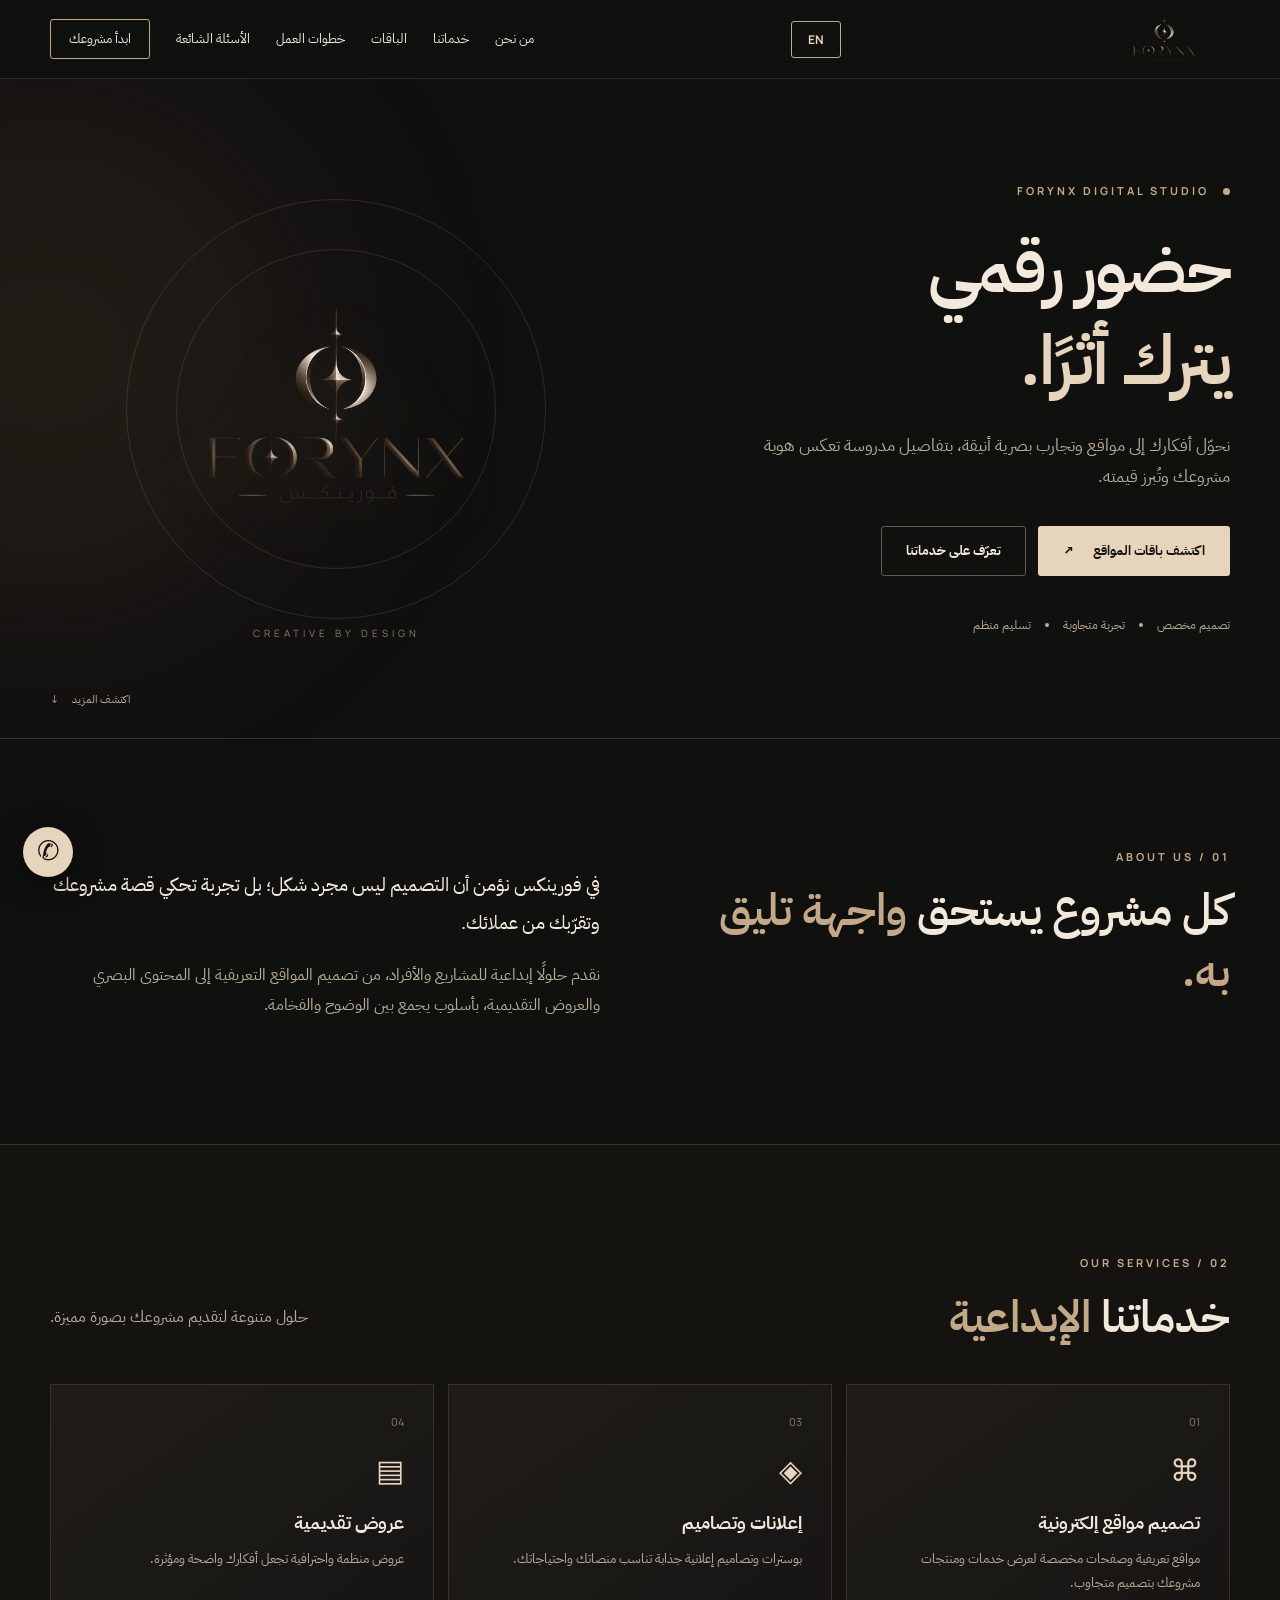
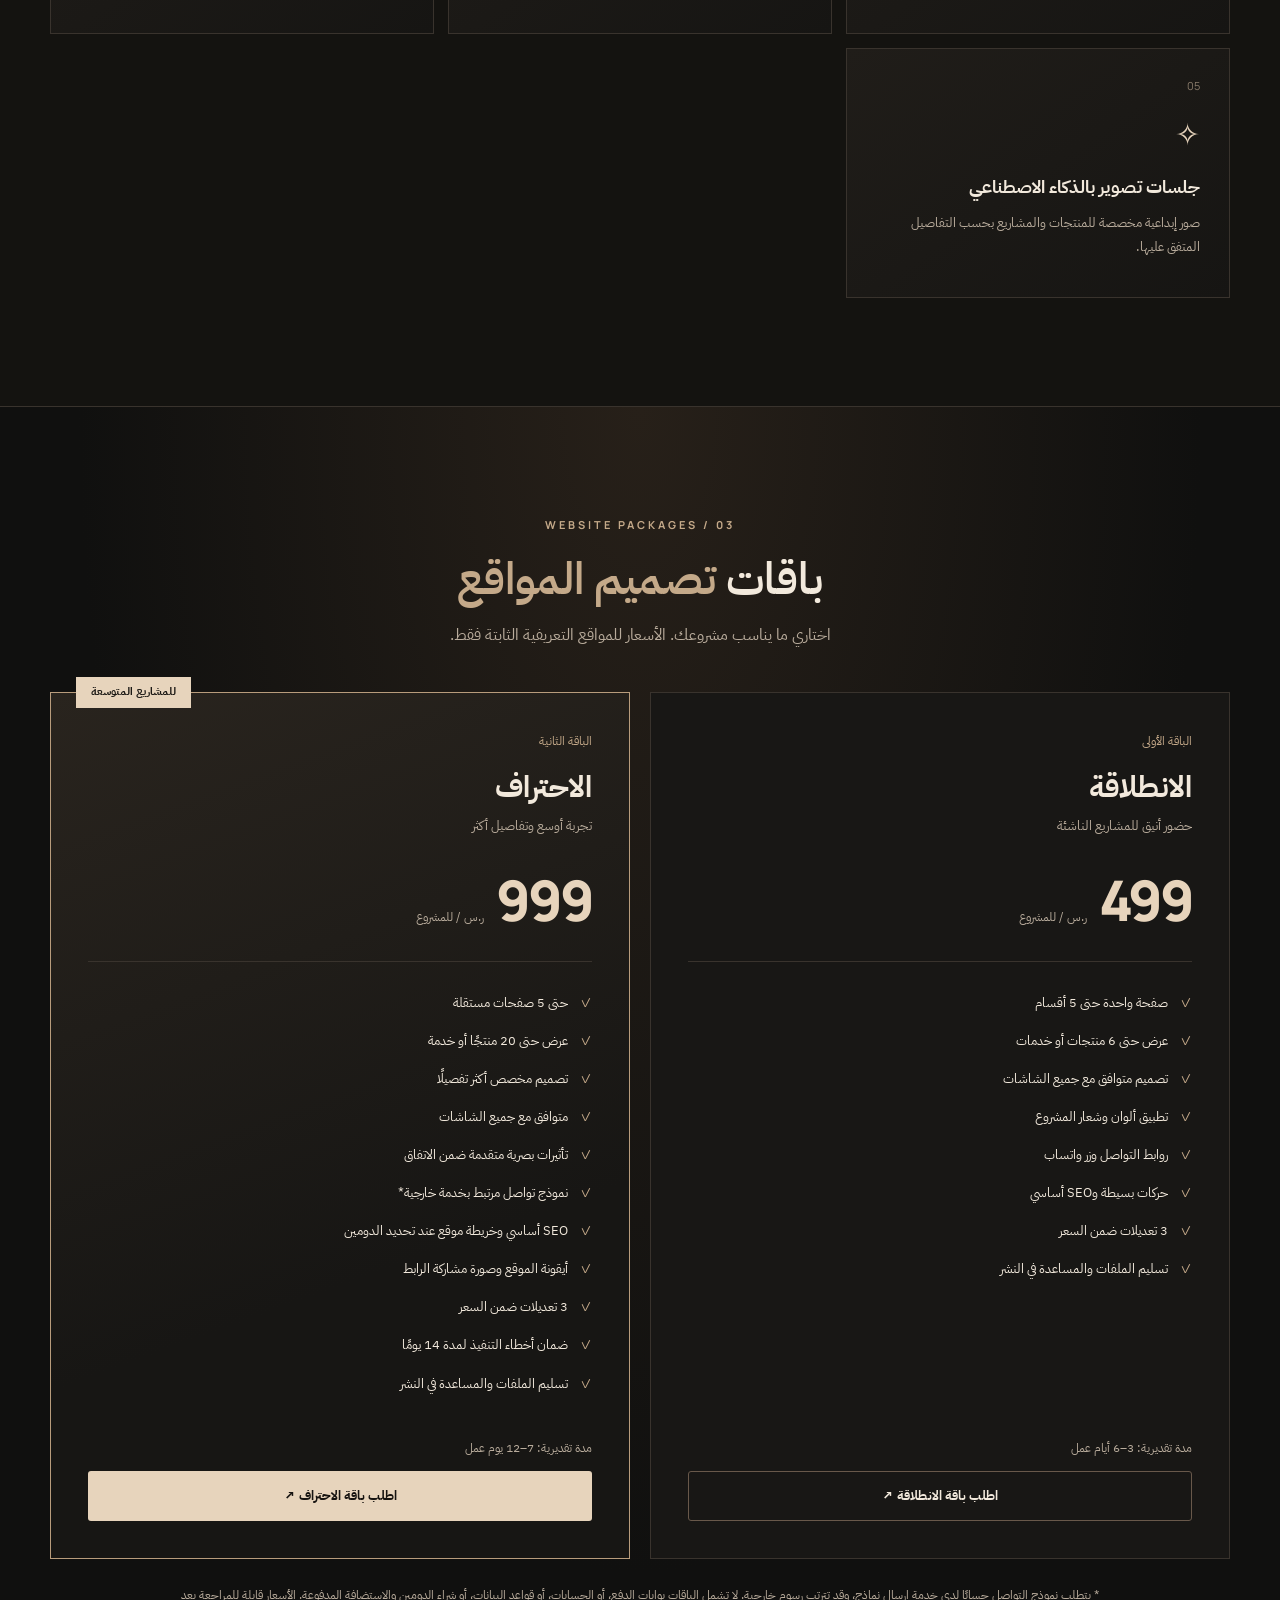
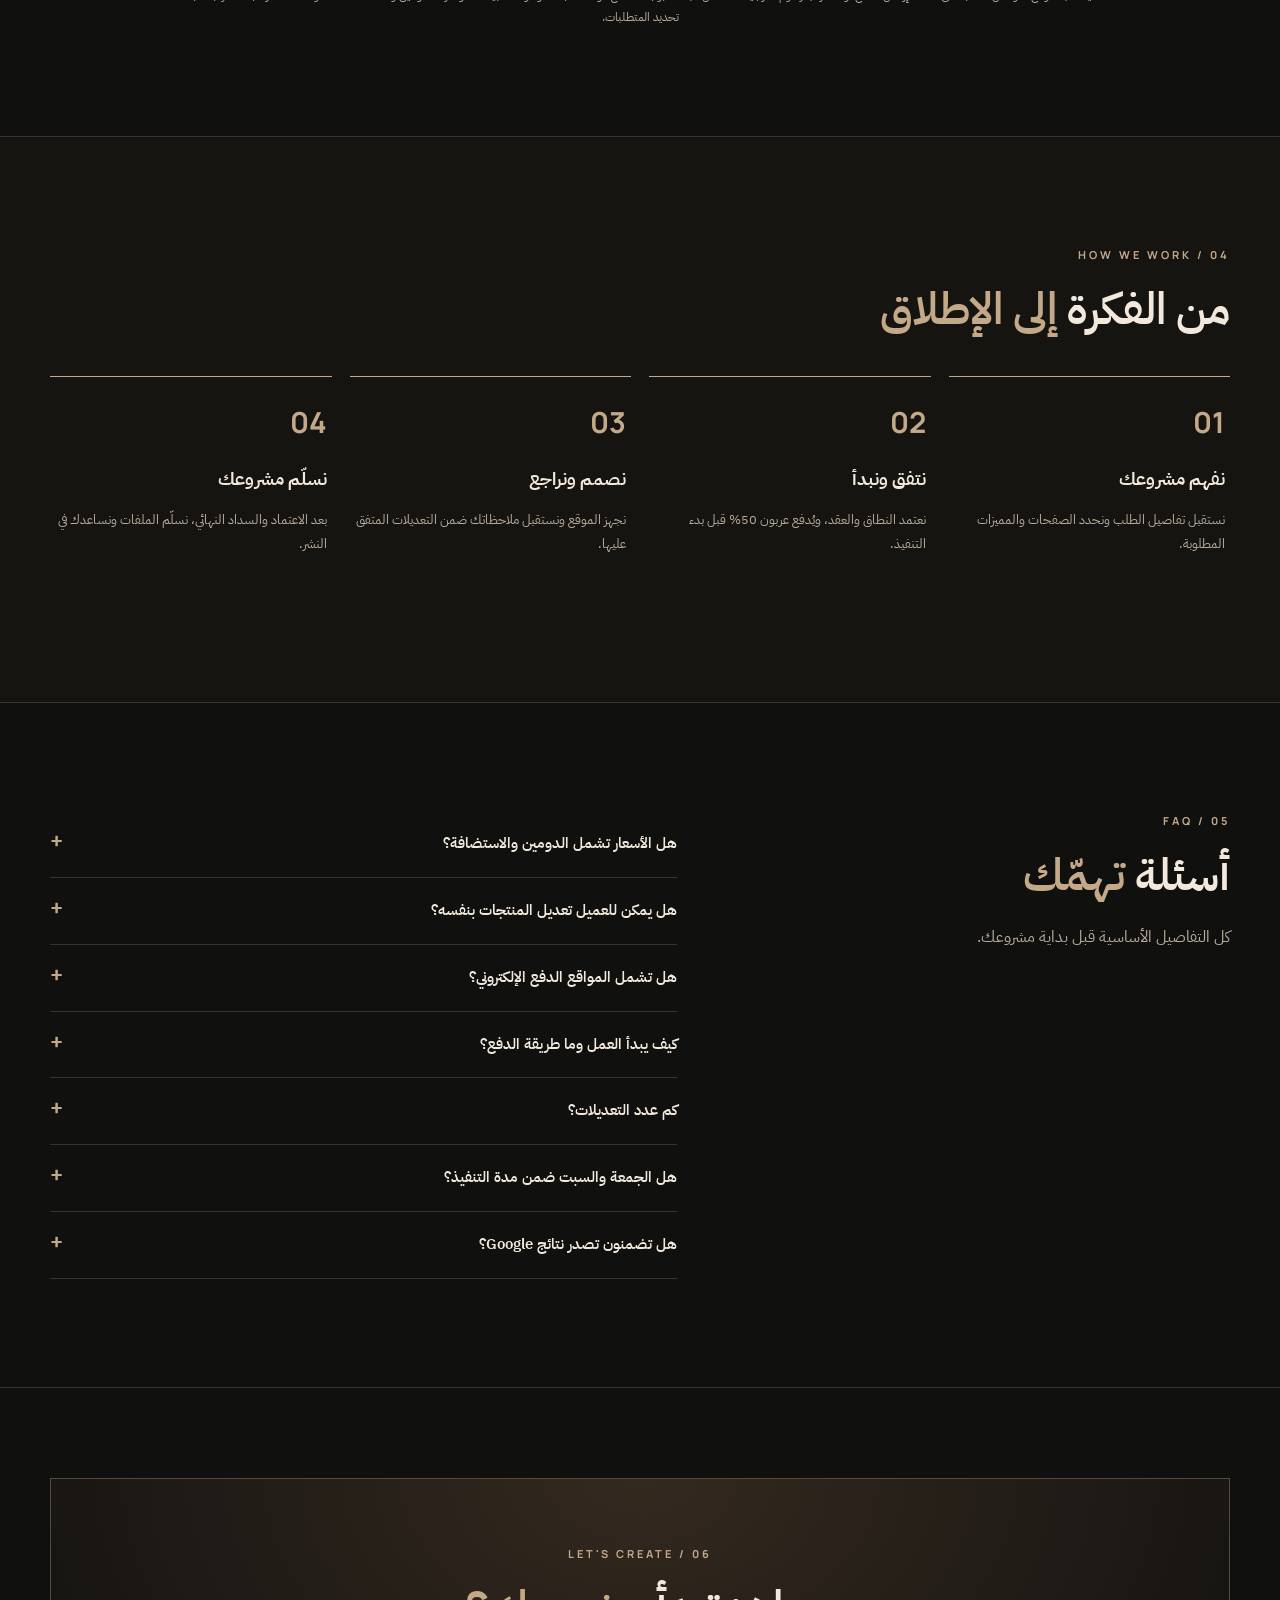
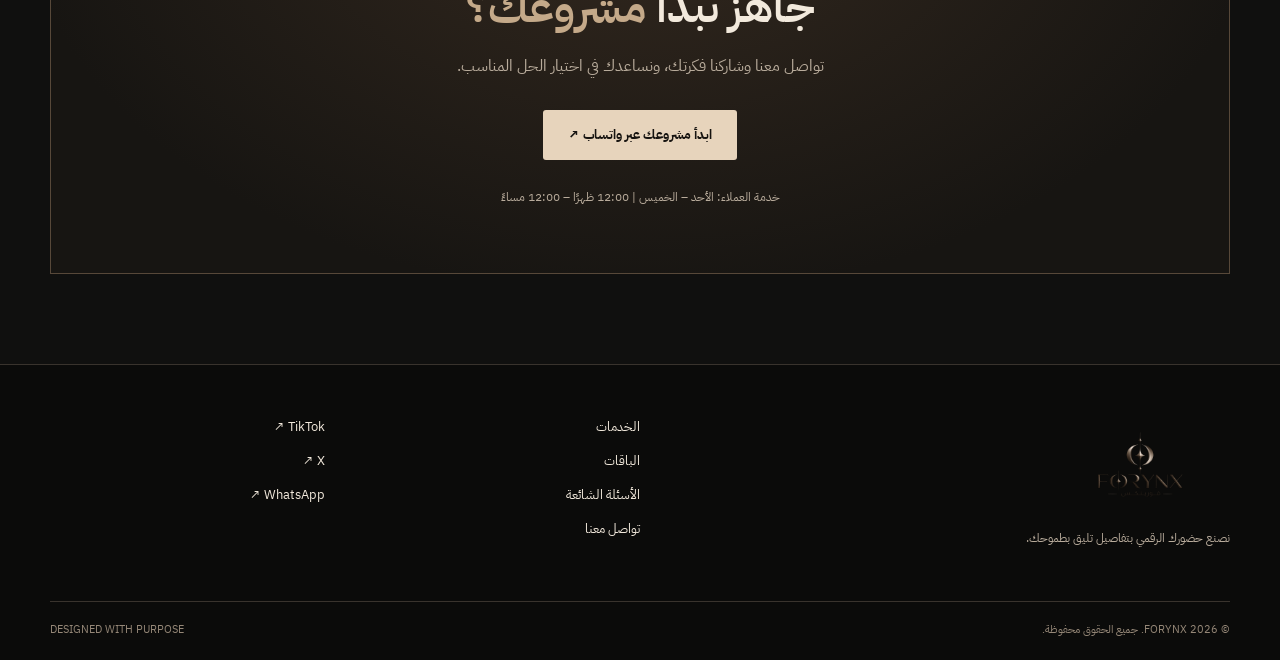
<file: index.html>
<!DOCTYPE html>

<html dir="rtl" lang="ar">
<head>
<meta charset="utf-8"/><meta content="width=device-width, initial-scale=1" name="viewport"/>
<meta content="#10100f" name="theme-color"/><meta content="FORYNX فورينكس لتصميم المواقع الإلكترونية والمتاجر والتصاميم والعروض التقديمية وجلسات التصوير بالذكاء الاصطناعي." name="description"/>
<title>FORYNX | فورينكس — نصنع حضورك الرقمي</title>
<meta content="FORYNX | فورينكس" property="og:title"/><meta content="تصميم مواقع إلكترونية وهوية رقمية تليق بمشروعك" property="og:description"/><meta content="website" property="og:type"/><meta content="assets/forynx-logo.png" property="og:image"/>
<link href="assets/favicon.png" rel="icon" type="image/png"/><link href="styles.css" rel="stylesheet"/><script defer="" src="script.js"></script>
<link href="index.html" hreflang="ar" rel="alternate"/><link href="en.html" hreflang="en" rel="alternate"/></head>
<body>
<a class="skip" href="#main">تخطي إلى المحتوى</a>
<header class="header"><div class="wrap nav"><a aria-label="فورينكس الرئيسية" class="brand" href="#home"><img alt="FORYNX" src="assets/forynx-logo.png"/></a><button aria-controls="navlinks" aria-expanded="false" aria-label="فتح القائمة" class="menu-toggle"><span></span><span></span><span></span></button><a aria-label="Switch to English" class="language-switch" href="en.html" hreflang="en" lang="en">EN</a><nav aria-label="القائمة الرئيسية" class="navlinks" id="navlinks"><a href="#about">من نحن</a><a href="#services">خدماتنا</a><a href="#packages">الباقات</a><a href="#process">خطوات العمل</a><a href="#faq">الأسئلة الشائعة</a><a class="nav-cta" href="#contact">ابدأ مشروعك</a></nav></div></header>
<main id="main">
<section class="hero" id="home"><div class="glow glow1"></div><div class="wrap hero-grid"><div class="hero-copy"><div class="eyebrow"><span class="dot"></span> FORYNX DIGITAL STUDIO</div><h1>حضور رقمي <em>يترك أثرًا.</em></h1><p>نحوّل أفكارك إلى مواقع وتجارب بصرية أنيقة، بتفاصيل مدروسة تعكس هوية مشروعك وتُبرز قيمته.</p><div class="actions"><a class="btn primary" href="#packages">اكتشف باقات المواقع <span>↗</span></a><a class="btn ghost" href="#services">تعرّف على خدماتنا</a></div><div class="hero-meta"><span>تصميم مخصص</span><i></i><span>تجربة متجاوبة</span><i></i><span>تسليم منظم</span></div></div><div class="hero-art"><div class="orbit orbit1"></div><div class="orbit orbit2"></div><img alt="شعار فورينكس" src="assets/forynx-logo.png"/><span class="art-note">CREATIVE BY DESIGN</span></div></div><div class="scroll-mark">اكتشف المزيد <span>↓</span></div></section>
<section class="section about" id="about"><div class="wrap two-col"><div><div class="kicker">01 / ABOUT US</div><h2>كل مشروع يستحق <span>واجهة تليق به.</span></h2></div><div><p class="lead">في فورينكس نؤمن أن التصميم ليس مجرد شكل؛ بل تجربة تحكي قصة مشروعك وتقرّبك من عملائك.</p><p class="muted">نقدم حلولًا إبداعية للمشاريع والأفراد، من تصميم المواقع التعريفية إلى المحتوى البصري والعروض التقديمية، بأسلوب يجمع بين الوضوح والفخامة.</p></div></div></section>
<section class="section services" id="services"><div class="wrap"><div class="section-head"><div><div class="kicker">02 / OUR SERVICES</div><h2>خدماتنا <span>الإبداعية</span></h2></div><p>حلول متنوعة لتقديم مشروعك بصورة مميزة.</p></div><div class="service-grid"><article class="service-card"><div class="num">01</div><div class="service-icon">⌘</div><h3>تصميم مواقع إلكترونية</h3><p>مواقع تعريفية وصفحات مخصصة لعرض خدمات ومنتجات مشروعك بتصميم متجاوب.</p></article><article class="service-card"><div class="num">03</div><div class="service-icon">◈</div><h3>إعلانات وتصاميم</h3><p>بوسترات وتصاميم إعلانية جذابة تناسب منصاتك واحتياجاتك.</p></article><article class="service-card"><div class="num">04</div><div class="service-icon">▤</div><h3>عروض تقديمية</h3><p>عروض منظمة واحترافية تجعل أفكارك واضحة ومؤثرة.</p></article><article class="service-card"><div class="num">05</div><div class="service-icon">✧</div><h3>جلسات تصوير بالذكاء الاصطناعي</h3><p>صور إبداعية مخصصة للمنتجات والمشاريع بحسب التفاصيل المتفق عليها.</p></article></div></div></section>
<section class="section packages" id="packages"><div class="wrap"><div class="section-head center"><div class="kicker">03 / WEBSITE PACKAGES</div><h2>باقات <span>تصميم المواقع</span></h2><p>اختاري ما يناسب مشروعك. الأسعار للمواقع التعريفية الثابتة فقط.</p></div><div class="price-grid"><article class="price-card"><div class="tier">الباقة الأولى</div><h3>الانطلاقة</h3><p class="sub">حضور أنيق للمشاريع الناشئة</p><div class="price"><b>499</b><span>ر.س / للمشروع</span></div><div class="rule"></div><ul><li>صفحة واحدة حتى 5 أقسام</li><li>عرض حتى 6 منتجات أو خدمات</li><li>تصميم متوافق مع جميع الشاشات</li><li>تطبيق ألوان وشعار المشروع</li><li>روابط التواصل وزر واتساب</li><li>حركات بسيطة وSEO أساسي</li><li>3 تعديلات ضمن السعر</li><li>تسليم الملفات والمساعدة في النشر</li></ul><p class="delivery">مدة تقديرية: 3–6 أيام عمل</p><a class="btn outline full" href="https://wa.me/966550951881?text=%D8%A3%D9%87%D9%84%D9%8B%D8%A7%20%D9%81%D9%88%D8%B1%D9%8A%D9%86%D9%83%D8%B3%D8%8C%20%D8%A3%D8%B1%D8%BA%D8%A8%20%D8%A8%D8%B7%D9%84%D8%A8%20%D8%A8%D8%A7%D9%82%D8%A9%20%D8%A7%D9%84%D8%A7%D9%86%D8%B7%D9%84%D8%A7%D9%82" rel="noopener noreferrer" target="_blank">اطلب باقة الانطلاقة ↗</a></article><article class="price-card featured"><div class="recommended">للمشاريع المتوسعة</div><div class="tier">الباقة الثانية</div><h3>الاحتراف</h3><p class="sub">تجربة أوسع وتفاصيل أكثر</p><div class="price"><b>999</b><span>ر.س / للمشروع</span></div><div class="rule"></div><ul><li>حتى 5 صفحات مستقلة</li><li>عرض حتى 20 منتجًا أو خدمة</li><li>تصميم مخصص أكثر تفصيلًا</li><li>متوافق مع جميع الشاشات</li><li>تأثيرات بصرية متقدمة ضمن الاتفاق</li><li>نموذج تواصل مرتبط بخدمة خارجية*</li><li>SEO أساسي وخريطة موقع عند تحديد الدومين</li><li>أيقونة الموقع وصورة مشاركة الرابط</li><li>3 تعديلات ضمن السعر</li><li>ضمان أخطاء التنفيذ لمدة 14 يومًا</li><li>تسليم الملفات والمساعدة في النشر</li></ul><p class="delivery">مدة تقديرية: 7–12 يوم عمل</p><a class="btn primary full" href="https://wa.me/966550951881?text=%D8%A3%D9%87%D9%84%D9%8B%D8%A7%20%D9%81%D9%88%D8%B1%D9%8A%D9%86%D9%83%D8%B3%D8%8C%20%D8%A3%D8%B1%D8%BA%D8%A8%20%D8%A8%D8%B7%D9%84%D8%A8%20%D8%A8%D8%A7%D9%82%D8%A9%20%D8%A7%D9%84%D8%A7%D8%AD%D8%AA%D8%B1%D8%A7%D9%81" rel="noopener noreferrer" target="_blank">اطلب باقة الاحتراف ↗</a></article></div><div class="package-note">* يتطلب نموذج التواصل حسابًا لدى خدمة إرسال نماذج، وقد تترتب رسوم خارجية. لا تشمل الباقات بوابات الدفع، أو الحسابات، أو قواعد البيانات، أو شراء الدومين والاستضافة المدفوعة. الأسعار قابلة للمراجعة بعد تحديد المتطلبات.</div></div></section>
<section class="section process" id="process"><div class="wrap"><div class="section-head"><div><div class="kicker">04 / HOW WE WORK</div><h2>من الفكرة <span>إلى الإطلاق</span></h2></div></div><div class="steps"><div class="step"><span>01</span><h3>نفهم مشروعك</h3><p>نستقبل تفاصيل الطلب ونحدد الصفحات والمميزات المطلوبة.</p></div><div class="step"><span>02</span><h3>نتفق ونبدأ</h3><p>نعتمد النطاق والعقد، ويُدفع عربون 50% قبل بدء التنفيذ.</p></div><div class="step"><span>03</span><h3>نصمم ونراجع</h3><p>نجهز الموقع ونستقبل ملاحظاتك ضمن التعديلات المتفق عليها.</p></div><div class="step"><span>04</span><h3>نسلّم مشروعك</h3><p>بعد الاعتماد والسداد النهائي، نسلّم الملفات ونساعدك في النشر.</p></div></div></div></section>
<section class="section faq" id="faq"><div class="wrap faq-grid"><div><div class="kicker">05 / FAQ</div><h2>أسئلة <span>تهمّك</span></h2><p class="muted">كل التفاصيل الأساسية قبل بداية مشروعك.</p></div><div class="questions"><details><summary>هل الأسعار تشمل الدومين والاستضافة؟</summary><p>لا. تشمل الباقات تجهيز ملفات الموقع والمساعدة في النشر. شراء الدومين والخدمات المدفوعة وتجديدها مسؤولية العميل.</p></details><details><summary>هل يمكن للعميل تعديل المنتجات بنفسه؟</summary><p>المواقع في هذه الباقات ثابتة؛ تحديث المنتجات أو النصوص يتطلب تعديل ملفات الموقع وإعادة نشرها. لوحة التحكم خدمة مستقلة.</p></details><details><summary>هل تشمل المواقع الدفع الإلكتروني؟</summary><p>لا. الباقات مخصصة للمواقع التعريفية وعرض المنتجات والخدمات دون سلة مشتريات أو بوابة دفع.</p></details><details><summary>كيف يبدأ العمل وما طريقة الدفع؟</summary><p>بعد التواصل وتحديد المتطلبات، يتم توقيع عقد ودفع 50% عربون، و50% عند اعتماد العمل وقبل التسليم النهائي.</p></details><details><summary>كم عدد التعديلات؟</summary><p>تشمل الباقة 3 تعديلات ضمن النطاق المتفق عليه. بعد ذلك يبدأ التعديل البسيط من 20 ريالًا، أما الميزات أو التصاميم الجديدة فتُسعّر منفصلًا.</p></details><details><summary>هل الجمعة والسبت ضمن مدة التنفيذ؟</summary><p>لا، الجمعة والسبت إجازة ولا يُحتسبان ضمن أيام العمل. تبدأ المدة بعد استلام المتطلبات والعربون.</p></details><details><summary>هل تضمنون تصدر نتائج Google؟</summary><p>لا. نهيئ أساسيات SEO لمساعدة محركات البحث على فهم الموقع، لكن لا نضمن ترتيبًا محددًا أو فهرسة فورية.</p></details></div></div></section>
<section class="section contact" id="contact"><div class="wrap contact-box"><div class="kicker">06 / LET'S CREATE</div><h2>جاهز تبدأ <span>مشروعك؟</span></h2><p>تواصل معنا وشاركنا فكرتك، ونساعدك في اختيار الحل المناسب.</p><a class="btn primary" href="https://wa.me/966550951881?text=%D8%A3%D9%87%D9%84%D9%8B%D8%A7%20FORYNX%D8%8C%20%D8%A3%D8%B1%D8%BA%D8%A8%20%D8%A8%D8%A7%D9%84%D8%A7%D8%B3%D8%AA%D9%81%D8%B3%D8%A7%D8%B1%20%D8%B9%D9%86%20%D8%AE%D8%AF%D9%85%D8%A7%D8%AA%D9%83%D9%85" rel="noopener noreferrer" target="_blank">ابدأ مشروعك عبر واتساب ↗</a><div class="contact-meta">خدمة العملاء: الأحد – الخميس | 12:00 ظهرًا – 12:00 مساءً</div></div></section>
</main>
<footer class="footer"><div class="wrap footer-top"><div><img alt="FORYNX" class="footer-logo" src="assets/forynx-logo.png"/><p>نصنع حضورك الرقمي بتفاصيل تليق بطموحك.</p></div><div class="footer-links"><a href="#services">الخدمات</a><a href="#packages">الباقات</a><a href="#faq">الأسئلة الشائعة</a><a href="#contact">تواصل معنا</a></div><div class="socials"><a href="https://www.tiktok.com/@.forynx" rel="noopener noreferrer" target="_blank">TikTok ↗</a><a href="https://x.com/_forynx?s=11" rel="noopener noreferrer" target="_blank">X ↗</a><a href="https://wa.me/qr/OZ2SXRI33L3PI1?s=r" rel="noopener noreferrer" target="_blank">WhatsApp ↗</a></div></div><div class="wrap footer-bottom"><span>© <span id="year">2026</span> FORYNX. جميع الحقوق محفوظة.</span><span>DESIGNED WITH PURPOSE</span></div></footer>
<a aria-label="تواصل عبر واتساب" class="floating-wa" href="https://wa.me/966550951881" rel="noopener noreferrer" target="_blank">✆</a>
</body></html>
</file>
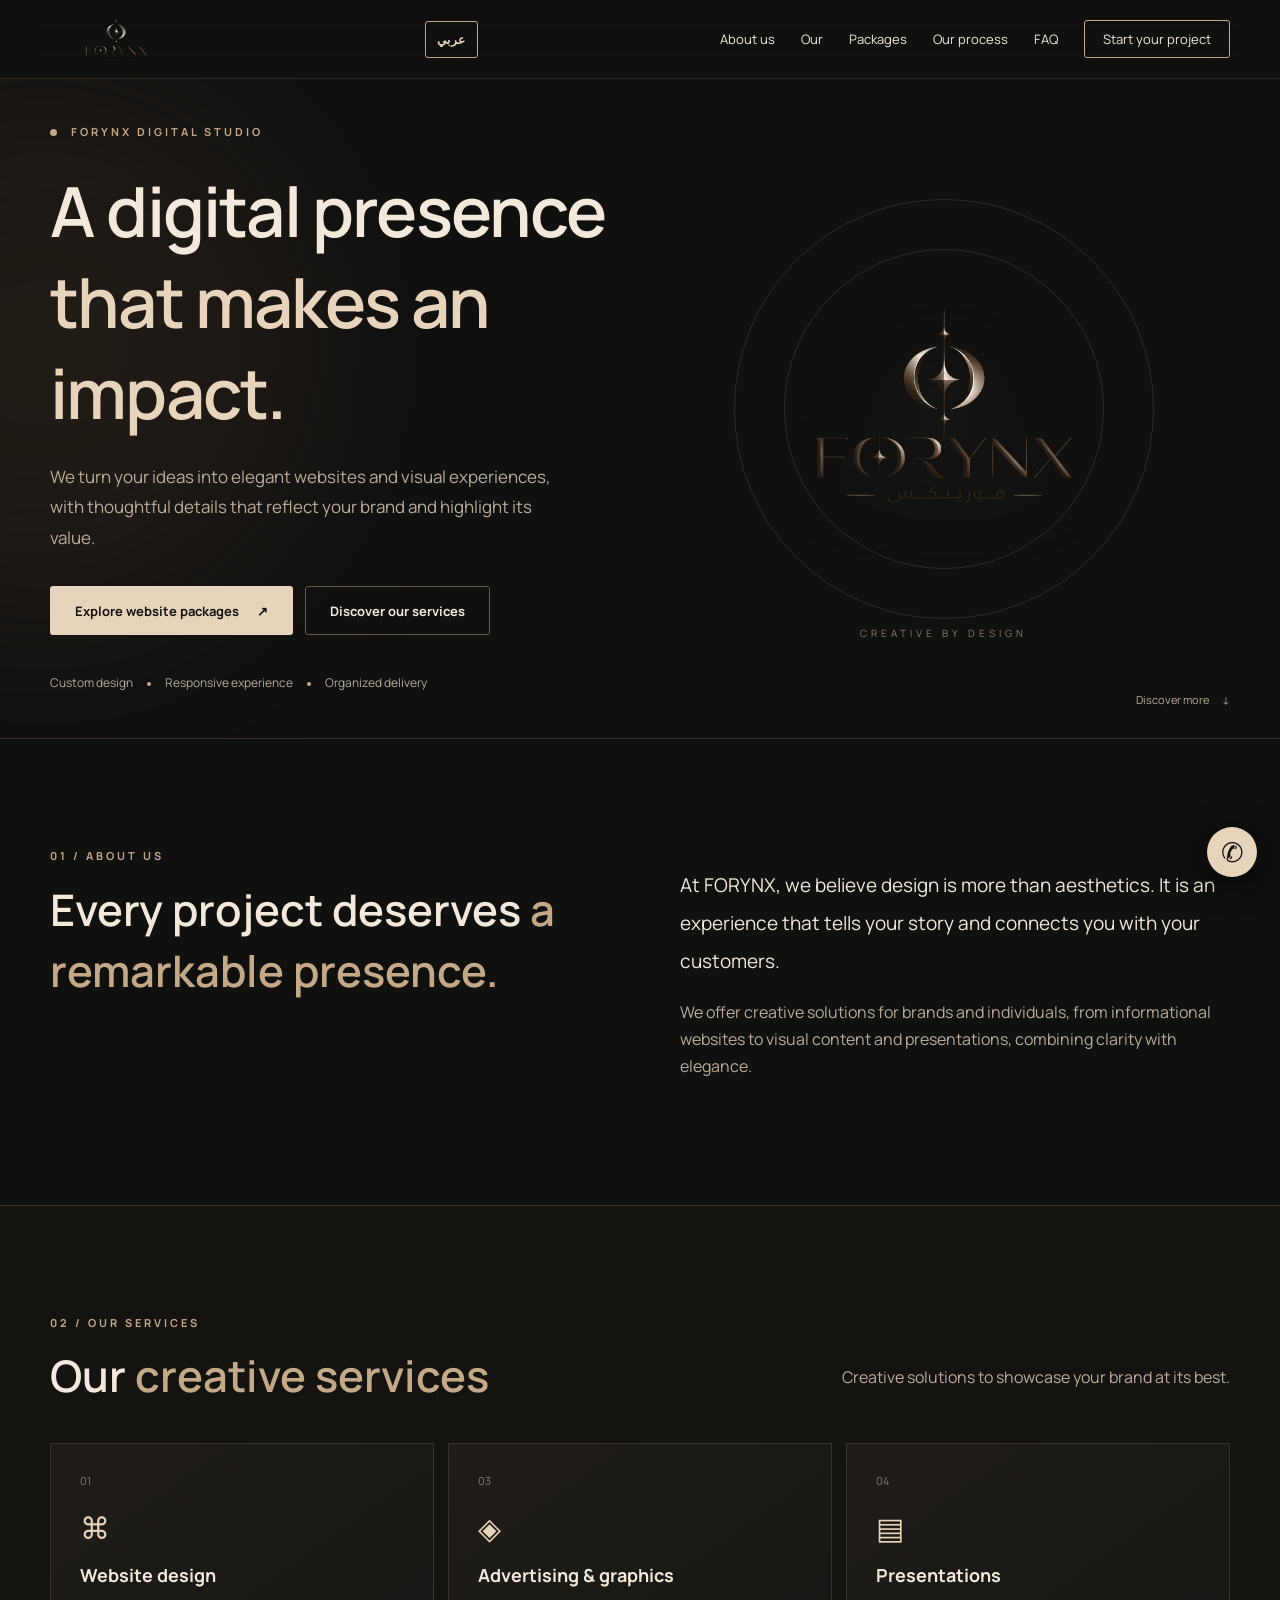
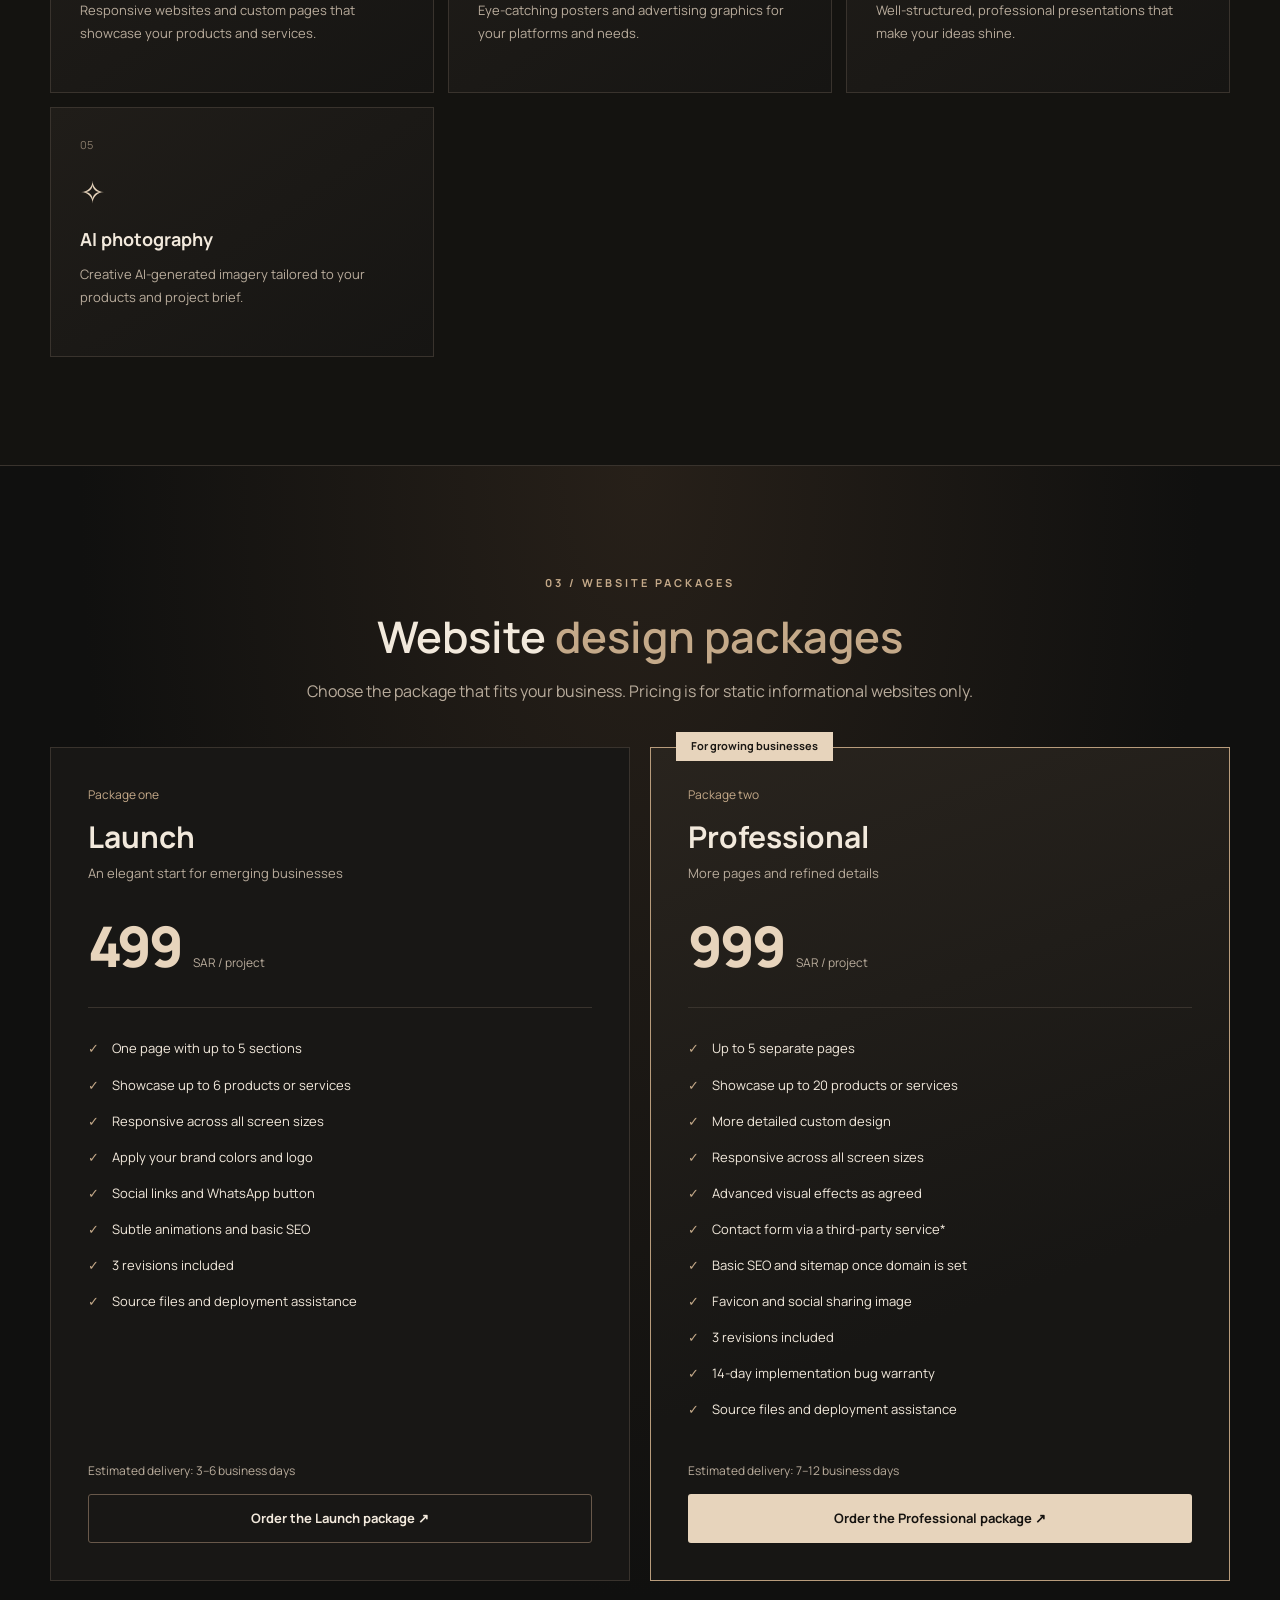
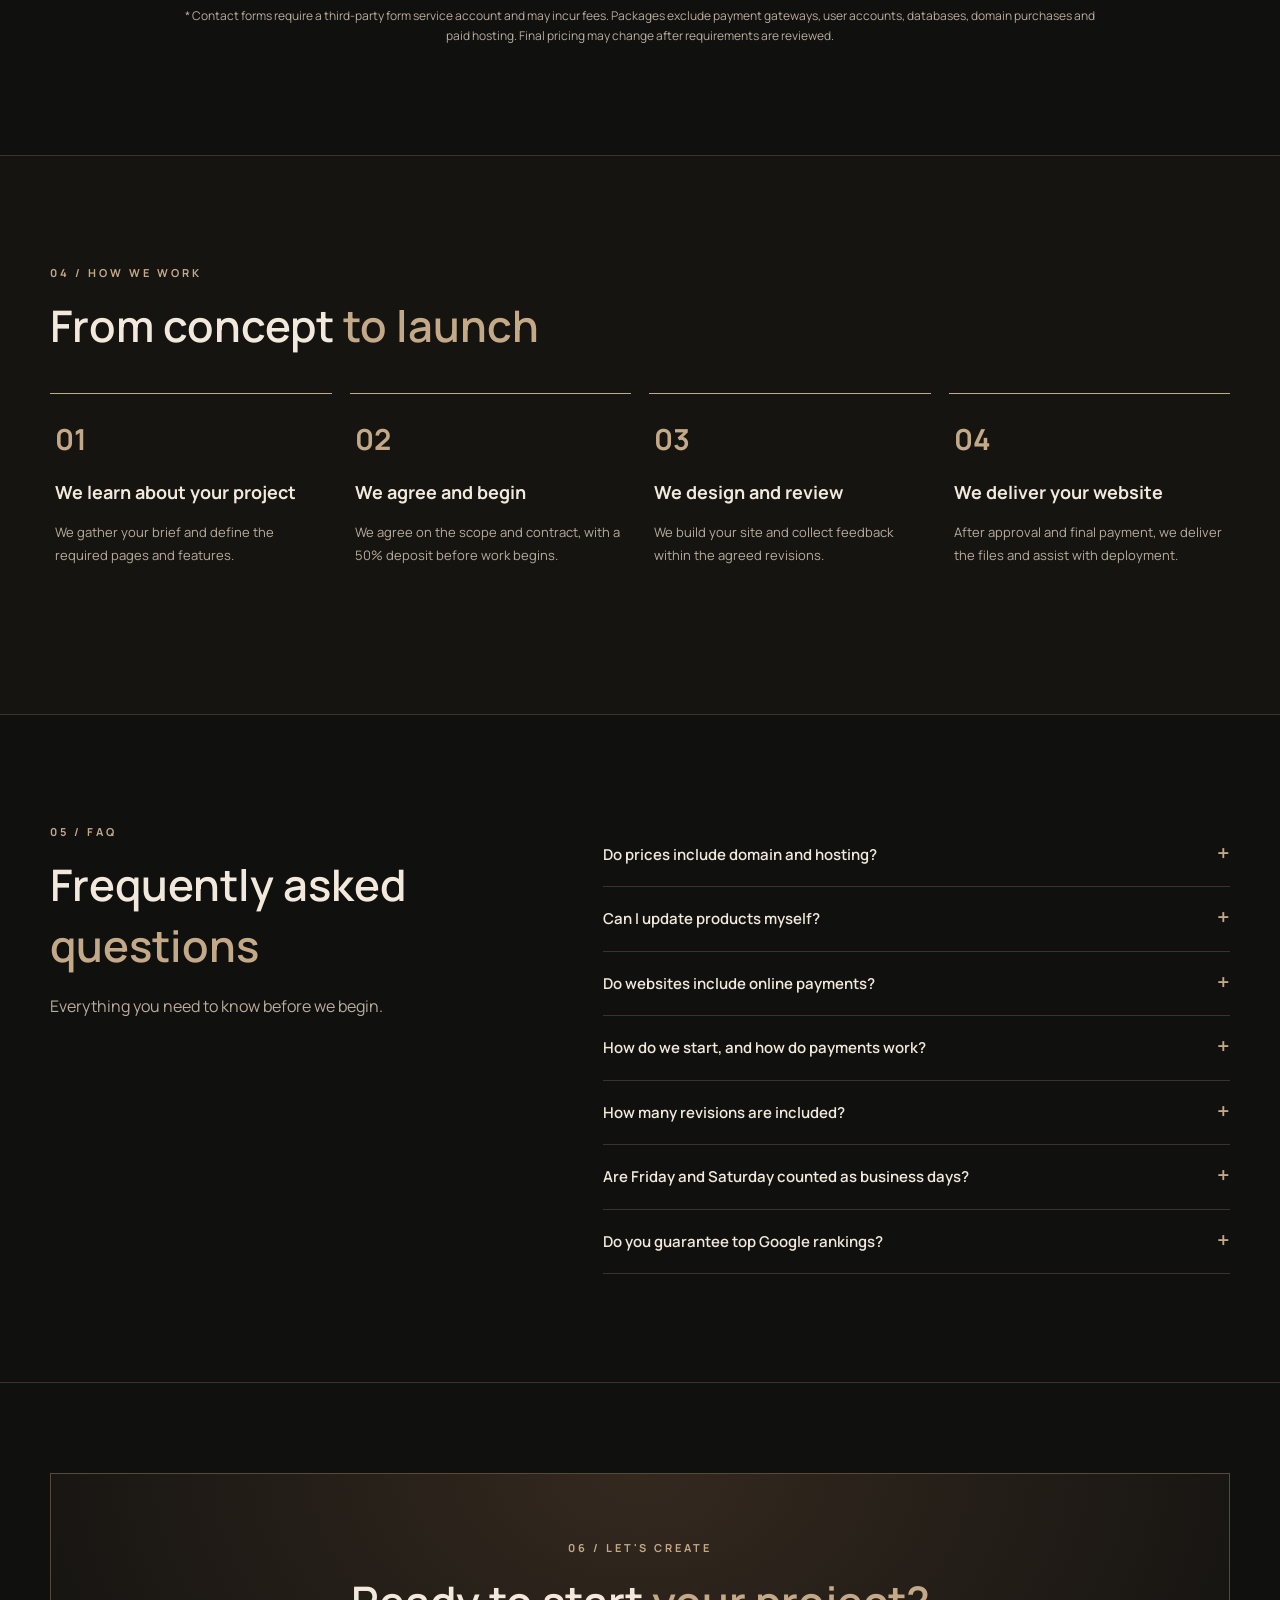
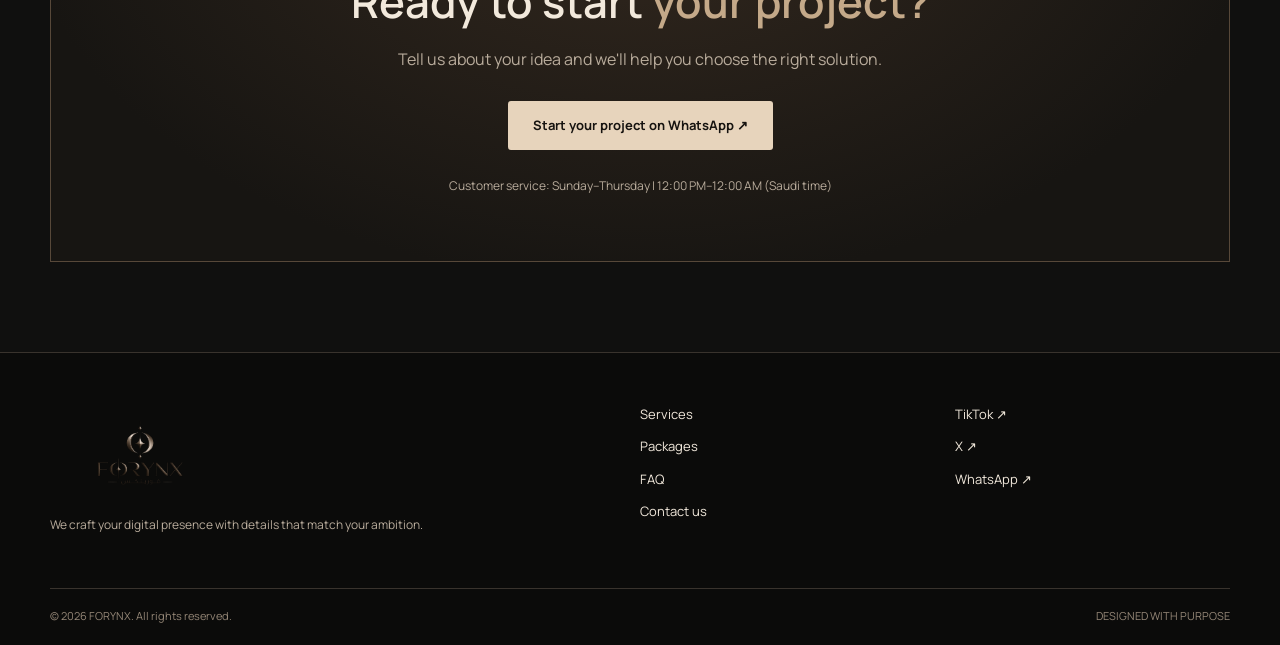
<file: en.html>
<!DOCTYPE html>

<html dir="ltr" lang="en">
<head>
<meta charset="utf-8"/><meta content="width=device-width, initial-scale=1" name="viewport"/>
<meta content="#10100f" name="theme-color"/><meta content="FORYNX is a creative digital studio offering website design, Salla store design, advertising graphics, presentations and AI photography." name="description"/>
<title>FORYNX | Digital Experiences That Make an Impact</title>
<meta content="FORYNX | فورينكس" property="og:title"/><meta content="Elegant websites and creative experiences for your brand." property="og:description"/><meta content="website" property="og:type"/><meta content="assets/forynx-logo.png" property="og:image"/>
<link href="assets/favicon.png" rel="icon" type="image/png"/><link href="styles.css" rel="stylesheet"/><script defer="" src="script.js"></script>
<link href="index.html" hreflang="ar" rel="alternate"/><link href="en.html" hreflang="en" rel="alternate"/></head>
<body>
<a class="skip" href="#main">Skip to content</a>
<header class="header"><div class="wrap nav"><a aria-label="FORYNX home" class="brand" href="#home"><img alt="FORYNX" src="assets/forynx-logo.png"/></a><button aria-controls="navlinks" aria-expanded="false" aria-label="Open menu" class="menu-toggle"><span></span><span></span><span></span></button><a aria-label="التبديل إلى العربية" class="language-switch" href="index.html" hreflang="ar" lang="ar">عربي</a><nav aria-label="Main navigation" class="navlinks" id="navlinks"><a href="#about">About us</a><a href="#services">Our</a><a href="#packages">Packages</a><a href="#process">Our process</a><a href="#faq">FAQ</a><a class="nav-cta" href="#contact">Start your project</a></nav></div></header>
<main id="main">
<section class="hero" id="home"><div class="glow glow1"></div><div class="wrap hero-grid"><div class="hero-copy"><div class="eyebrow"><span class="dot"></span> FORYNX DIGITAL STUDIO</div><h1>A digital presence <em>that makes an impact.</em></h1><p>We turn your ideas into elegant websites and visual experiences, with thoughtful details that reflect your brand and highlight its value.</p><div class="actions"><a class="btn primary" href="#packages">Explore website packages <span>↗</span></a><a class="btn ghost" href="#services">Discover our services</a></div><div class="hero-meta"><span>Custom design</span><i></i><span>Responsive experience</span><i></i><span>Organized delivery</span></div></div><div class="hero-art"><div class="orbit orbit1"></div><div class="orbit orbit2"></div><img alt="FORYNX logo" src="assets/forynx-logo.png"/><span class="art-note">CREATIVE BY DESIGN</span></div></div><div class="scroll-mark">Discover more <span>↓</span></div></section>
<section class="section about" id="about"><div class="wrap two-col"><div><div class="kicker">01 / ABOUT US</div><h2>Every project deserves <span>a remarkable presence.</span></h2></div><div><p class="lead">At FORYNX, we believe design is more than aesthetics. It is an experience that tells your story and connects you with your customers.</p><p class="muted">We offer creative solutions for brands and individuals, from informational websites to visual content and presentations, combining clarity with elegance.</p></div></div></section>
<section class="section services" id="services"><div class="wrap"><div class="section-head"><div><div class="kicker">02 / OUR SERVICES</div><h2>Our <span>creative services</span></h2></div><p>Creative solutions to showcase your brand at its best.</p></div><div class="service-grid"><article class="service-card"><div class="num">01</div><div class="service-icon">⌘</div><h3>Website design</h3><p>Responsive websites and custom pages that showcase your products and services.</p></article><article class="service-card"><div class="num">03</div><div class="service-icon">◈</div><h3>Advertising &amp; graphics</h3><p>Eye-catching posters and advertising graphics for your platforms and needs.</p></article><article class="service-card"><div class="num">04</div><div class="service-icon">▤</div><h3>Presentations</h3><p>Well-structured, professional presentations that make your ideas shine.</p></article><article class="service-card"><div class="num">05</div><div class="service-icon">✧</div><h3>AI photography</h3><p>Creative AI-generated imagery tailored to your products and project brief.</p></article></div></div></section>
<section class="section packages" id="packages"><div class="wrap"><div class="section-head center"><div class="kicker">03 / WEBSITE PACKAGES</div><h2>Website <span>design packages</span></h2><p>Choose the package that fits your business. Pricing is for static informational websites only.</p></div><div class="price-grid"><article class="price-card"><div class="tier">Package one</div><h3>Launch</h3><p class="sub">An elegant start for emerging businesses</p><div class="price"><b>499</b><span>SAR / project</span></div><div class="rule"></div><ul><li>One page with up to 5 sections</li><li>Showcase up to 6 products or services</li><li>Responsive across all screen sizes</li><li>Apply your brand colors and logo</li><li>Social links and WhatsApp button</li><li>Subtle animations and basic SEO</li><li>3 revisions included</li><li>Source files and deployment assistance</li></ul><p class="delivery">Estimated delivery: 3–6 business days</p><a class="btn outline full" href="https://wa.me/966550951881?text=Hello%20FORYNX%2C%20I%20would%20like%20to%20inquire%20about%20your%20services." rel="noopener noreferrer" target="_blank">Order the Launch package ↗</a></article><article class="price-card featured"><div class="recommended">For growing businesses</div><div class="tier">Package two</div><h3>Professional</h3><p class="sub">More pages and refined details</p><div class="price"><b>999</b><span>SAR / project</span></div><div class="rule"></div><ul><li>Up to 5 separate pages</li><li>Showcase up to 20 products or services</li><li>More detailed custom design</li><li>Responsive across all screen sizes</li><li>Advanced visual effects as agreed</li><li>Contact form via a third-party service*</li><li>Basic SEO and sitemap once domain is set</li><li>Favicon and social sharing image</li><li>3 revisions included</li><li>14-day implementation bug warranty</li><li>Source files and deployment assistance</li></ul><p class="delivery">Estimated delivery: 7–12 business days</p><a class="btn primary full" href="https://wa.me/966550951881?text=Hello%20FORYNX%2C%20I%20would%20like%20to%20inquire%20about%20your%20services." rel="noopener noreferrer" target="_blank">Order the Professional package ↗</a></article></div><div class="package-note">* Contact forms require a third-party form service account and may incur fees. Packages exclude payment gateways, user accounts, databases, domain purchases and paid hosting. Final pricing may change after requirements are reviewed.</div></div></section>
<section class="section process" id="process"><div class="wrap"><div class="section-head"><div><div class="kicker">04 / HOW WE WORK</div><h2>From concept <span>to launch</span></h2></div></div><div class="steps"><div class="step"><span>01</span><h3>We learn about your project</h3><p>We gather your brief and define the required pages and features.</p></div><div class="step"><span>02</span><h3>We agree and begin</h3><p>We agree on the scope and contract, with a 50% deposit before work begins.</p></div><div class="step"><span>03</span><h3>We design and review</h3><p>We build your site and collect feedback within the agreed revisions.</p></div><div class="step"><span>04</span><h3>We deliver your website</h3><p>After approval and final payment, we deliver the files and assist with deployment.</p></div></div></div></section>
<section class="section faq" id="faq"><div class="wrap faq-grid"><div><div class="kicker">05 / FAQ</div><h2>Frequently asked <span>questions</span></h2><p class="muted">Everything you need to know before we begin.</p></div><div class="questions"><details><summary>Do prices include domain and hosting?</summary><p>No. Packages include website files and deployment assistance. Domain purchases, paid services and renewals are the client's responsibility.</p></details><details><summary>Can I update products myself?</summary><p>These are static websites. Updating products or copy requires editing and redeploying the files. An admin dashboard is quoted separately.</p></details><details><summary>Do websites include online payments?</summary><p>No. These packages cover informational sites and product/service showcases, without shopping carts or payment gateways.</p></details><details><summary>How do we start, and how do payments work?</summary><p>After discussing requirements, we sign a contract and collect a 50% deposit. The remaining 50% is due after approval and before final delivery.</p></details><details><summary>How many revisions are included?</summary><p>Each package includes 3 revisions within the agreed scope. Additional small revisions start at SAR 20; new features and redesigns are quoted separately.</p></details><details><summary>Are Friday and Saturday counted as business days?</summary><p>No. Friday and Saturday are excluded. The timeline starts after receiving all requirements and the deposit.</p></details><details><summary>Do you guarantee top Google rankings?</summary><p>No. We set up SEO fundamentals to help search engines understand your site, but cannot guarantee rankings or immediate indexing.</p></details></div></div></section>
<section class="section contact" id="contact"><div class="wrap contact-box"><div class="kicker">06 / LET'S CREATE</div><h2>Ready to start <span>your project?</span></h2><p>Tell us about your idea and we'll help you choose the right solution.</p><a class="btn primary" href="https://wa.me/966550951881?text=Hello%20FORYNX%2C%20I%20would%20like%20to%20inquire%20about%20your%20services." rel="noopener noreferrer" target="_blank">Start your project on WhatsApp ↗</a><div class="contact-meta">Customer service: Sunday–Thursday | 12:00 PM–12:00 AM (Saudi time)</div></div></section>
</main>
<footer class="footer"><div class="wrap footer-top"><div><img alt="FORYNX" class="footer-logo" src="assets/forynx-logo.png"/><p>We craft your digital presence with details that match your ambition.</p></div><div class="footer-links"><a href="#services">Services</a><a href="#packages">Packages</a><a href="#faq">FAQ</a><a href="#contact">Contact us</a></div><div class="socials"><a href="https://www.tiktok.com/@.forynx" rel="noopener noreferrer" target="_blank">TikTok ↗</a><a href="https://x.com/_forynx?s=11" rel="noopener noreferrer" target="_blank">X ↗</a><a href="https://wa.me/qr/OZ2SXRI33L3PI1?s=r" rel="noopener noreferrer" target="_blank">WhatsApp ↗</a></div></div><div class="wrap footer-bottom"><span data-i18n-copyright="true">© <span id="year">2026</span> FORYNX. All rights reserved.</span><span>DESIGNED WITH PURPOSE</span></div></footer>
<a aria-label="Contact us on WhatsApp" class="floating-wa" href="https://wa.me/966550951881" rel="noopener noreferrer" target="_blank">✆</a>
</body></html>
</file>
<file: styles.css>
@import url('https://fonts.googleapis.com/css2?family=IBM+Plex+Sans+Arabic:wght@400;500;600;700&family=Manrope:wght@400;600;700;800&display=swap');
:root{--bg:#10100f;--surface:#191816;--surface2:#211f1c;--line:#39332d;--cream:#f2e9dc;--muted:#b9ac9c;--gold:#c4a989;--gold2:#e7d4bc}*{box-sizing:border-box}html{scroll-behavior:smooth;scroll-padding-top:90px}body{margin:0;background:var(--bg);color:var(--cream);font-family:'IBM Plex Sans Arabic',Tahoma,sans-serif;line-height:1.85}a{color:inherit;text-decoration:none}button{font:inherit}img{max-width:100%;display:block}.wrap{width:min(1180px,calc(100% - 44px));margin:auto}.skip{position:absolute;top:-80px;right:20px;background:white;color:black;padding:8px;z-index:100}.skip:focus{top:12px}.header{position:sticky;top:0;z-index:50;background:rgba(16,16,15,.94);border-bottom:1px solid rgba(196,169,137,.17);backdrop-filter:blur(18px)}.nav{min-height:78px;display:flex;align-items:center;justify-content:space-between;gap:22px}.brand img{width:132px;height:57px;object-fit:contain}.navlinks{display:flex;align-items:center;gap:26px;font-size:13px}.navlinks>a{transition:color .2s}.navlinks>a:hover{color:var(--gold2)}.nav-cta{border:1px solid var(--gold);border-radius:3px;padding:7px 18px}.menu-toggle{display:none;background:none;border:0;padding:10px;cursor:pointer}.menu-toggle span{display:block;width:25px;height:2px;margin:5px;background:var(--cream)}.hero{position:relative;overflow:hidden;min-height:660px;display:flex;align-items:center;border-bottom:1px solid var(--line)}.glow{position:absolute;width:530px;height:530px;border-radius:50%;filter:blur(100px);background:rgba(123,90,61,.16);pointer-events:none}.glow1{left:-220px;top:10px}.hero-grid{display:grid;grid-template-columns:1fr 1fr;align-items:center;gap:35px;position:relative}.eyebrow,.kicker{color:var(--gold);font-family:Manrope,sans-serif;font-size:11px;font-weight:700;letter-spacing:3px}.dot{display:inline-block;width:7px;height:7px;border-radius:50%;background:var(--gold);margin-left:9px}.hero h1{font-size:clamp(45px,5.4vw,81px);line-height:1.32;margin:23px 0;font-weight:600;letter-spacing:-2px}.hero h1 em{font-style:normal;color:var(--gold2);display:block}.hero-copy>p{max-width:510px;color:var(--muted);font-size:17px}.actions{display:flex;gap:12px;flex-wrap:wrap;margin-top:33px}.btn{display:inline-flex;align-items:center;justify-content:center;gap:18px;border-radius:3px;padding:12px 24px;font-weight:700;font-size:13px;min-height:49px;transition:transform .2s,background .2s;border:1px solid transparent}.btn:hover{transform:translateY(-2px)}.primary{background:var(--gold2);color:#161310}.primary:hover{background:#f8e7d0}.ghost,.outline{border-color:#68584a;color:var(--cream)}.ghost:hover,.outline:hover{background:#29241e}.hero-meta{display:flex;align-items:center;gap:14px;margin-top:38px;font-size:12px;color:var(--muted);flex-wrap:wrap}.hero-meta i{width:4px;height:4px;border-radius:50%;background:var(--gold)}.hero-art{position:relative;min-height:470px;display:flex;align-items:center;justify-content:center}.hero-art img{width:95%;filter:drop-shadow(0 20px 40px rgba(210,174,130,.14));z-index:1}.orbit{position:absolute;border:1px solid rgba(196,169,137,.17);border-radius:50%;width:420px;height:420px}.orbit2{width:320px;height:320px}.art-note{position:absolute;bottom:4px;color:#8d7c6b;letter-spacing:4px;font:10px Manrope,sans-serif}.scroll-mark{position:absolute;bottom:28px;left:calc((100% - min(1180px,100% - 44px))/2);font-size:11px;color:var(--muted);display:flex;gap:13px}.section{padding:108px 0;border-bottom:1px solid var(--line)}h2{font-size:clamp(31px,3.4vw,49px);line-height:1.4;margin:14px 0 0;font-weight:600}h2 span{color:var(--gold)}.two-col{display:grid;grid-template-columns:1fr 1fr;gap:80px}.lead{font-size:19px;line-height:2}.muted,.section-head p{color:var(--muted)}.section-head{display:flex;align-items:end;justify-content:space-between;gap:20px;margin-bottom:36px}.section-head.center{flex-direction:column;align-items:center;text-align:center;gap:0}.section-head.center p{margin:10px 0 0}.services{background:#141310}.service-grid{display:grid;grid-template-columns:repeat(3,1fr);gap:14px}.service-card{border:1px solid var(--line);background:linear-gradient(145deg,#201d19,#161513);padding:29px;min-height:250px;transition:border-color .2s,transform .2s}.service-card:hover{border-color:var(--gold);transform:translateY(-3px)}.service-card .num{color:#897b6b;font:11px Manrope,sans-serif}.service-icon{color:var(--gold2);font-size:30px;margin:14px 0 7px}.service-card h3{font-size:18px;margin:0 0 8px}.service-card p{font-size:13px;color:var(--muted);margin:0}.packages{background:radial-gradient(ellipse at 50% 0%,#272019 0%,#10100f 62%)}.price-grid{display:grid;grid-template-columns:1fr 1fr;gap:20px;margin-top:42px;align-items:stretch}.price-card{border:1px solid var(--line);padding:37px;background:#181715;position:relative;display:flex;flex-direction:column}.price-card.featured{border-color:#b89c7c;background:linear-gradient(160deg,#29241e,#171614 65%)}.recommended{position:absolute;top:-16px;left:25px;background:var(--gold2);color:#1a1713;font-size:11px;font-weight:700;padding:5px 15px}.tier{font-size:12px;color:var(--gold)}.price-card h3{font-size:30px;margin:6px 0 0}.sub{color:var(--muted);font-size:13px;margin:0}.price{display:flex;align-items:baseline;gap:12px;margin:23px 0}.price b{font:800 56px Manrope,sans-serif;letter-spacing:-3px;color:var(--gold2)}.price span{font-size:12px;color:var(--muted)}.rule{height:1px;background:var(--line)}.price-card ul{padding:0;list-style:none;margin:22px 0;flex:1}.price-card li{padding:7px 24px 7px 0;position:relative;font-size:13px}.price-card li:before{content:'✓';position:absolute;right:0;color:var(--gold)}.delivery{color:var(--muted);font-size:12px}.full{width:100%}.package-note{font-size:12px;color:var(--muted);max-width:920px;margin:25px auto 0;text-align:center}.process{background:#151411}.steps{display:grid;grid-template-columns:repeat(4,1fr);gap:18px}.step{border-top:1px solid var(--gold);padding:25px 5px}.step span{color:var(--gold);font:700 29px Manrope,sans-serif}.step h3{margin:18px 0 5px;font-size:18px}.step p{font-size:13px;color:var(--muted)}.faq-grid{display:grid;grid-template-columns:1fr 1.3fr;gap:70px}.questions details{border-bottom:1px solid var(--line);padding:19px 0}.questions summary{cursor:pointer;list-style:none;font-size:15px;font-weight:600;display:flex;justify-content:space-between;gap:20px}.questions summary::-webkit-details-marker{display:none}.questions summary:after{content:'+';color:var(--gold);font-size:22px;line-height:1}.questions details[open] summary:after{content:'−'}.questions details p{color:var(--muted);font-size:13px;line-height:2;margin-bottom:0}.contact{padding:90px 0}.contact-box{text-align:center;border:1px solid #574839;padding:65px 20px;background:radial-gradient(ellipse at 50% 0%,#34291f,#171512 75%)}.contact-box p{color:var(--muted);margin:13px 0 28px}.contact-meta{font-size:12px;color:var(--muted);margin-top:26px}.footer{padding:50px 0 20px;background:#0b0b0a}.footer-top{display:grid;grid-template-columns:2fr 1fr 1fr;gap:40px}.footer-logo{width:180px;height:100px;object-fit:contain;object-position:right}.footer p{font-size:12px;color:var(--muted)}.footer-links,.socials{display:flex;flex-direction:column;gap:10px;font-size:13px}.footer-links a:hover,.socials a:hover{color:var(--gold)}.footer-bottom{border-top:1px solid var(--line);margin-top:40px;padding-top:18px;display:flex;justify-content:space-between;gap:15px;font-size:11px;color:#958777}.floating-wa{position:fixed;bottom:23px;left:23px;width:50px;height:50px;border-radius:50%;background:var(--gold2);color:#171310;display:grid;place-items:center;font-size:27px;z-index:20;box-shadow:0 7px 30px #0009}a:focus-visible,button:focus-visible,summary:focus-visible{outline:2px solid var(--gold2);outline-offset:4px}@media(max-width:900px){.navlinks{gap:13px;font-size:12px}.hero-grid{grid-template-columns:1fr 1fr}.hero-art{min-height:360px}.orbit{width:300px;height:300px}.orbit2{width:220px;height:220px}.service-grid{grid-template-columns:repeat(2,1fr)}.steps{grid-template-columns:repeat(2,1fr)}}@media(max-width:680px){.wrap{width:min(100% - 32px,1180px)}.nav{min-height:66px}.brand img{width:115px;height:48px}.menu-toggle{display:block}.navlinks{display:none;position:absolute;top:65px;left:0;right:0;background:#171512;border-bottom:1px solid var(--line);padding:20px;flex-direction:column;align-items:stretch;gap:16px}.navlinks.open{display:flex}.navlinks>a{padding:7px}.hero{padding:55px 0 65px;min-height:auto}.hero-grid{grid-template-columns:1fr;gap:8px}.hero h1{font-size:47px}.hero-copy>p{font-size:15px}.hero-art{min-height:230px}.hero-art img{width:85%}.orbit{width:240px;height:240px}.orbit2{width:170px;height:170px}.art-note{bottom:0}.scroll-mark{display:none}.section{padding:68px 0}.two-col,.faq-grid,.price-grid{grid-template-columns:1fr;gap:24px}.section-head{align-items:start;flex-direction:column;gap:5px}.service-grid{grid-template-columns:1fr}.service-card{min-height:190px}.steps{grid-template-columns:1fr 1fr;gap:14px}.step{padding:17px 0}.price-card{padding:25px}.footer-top{grid-template-columns:1fr 1fr}.footer-top>div:first-child{grid-column:1/-1}.footer-bottom{flex-direction:column}.hero-meta{font-size:11px;gap:9px}}@media(prefers-reduced-motion:reduce){html{scroll-behavior:auto}*,*:before,*:after{transition:none!important;animation:none!important}}

/* Language switch and full English LTR support */
.language-switch{display:inline-flex;align-items:center;justify-content:center;min-width:50px;min-height:37px;padding:5px 11px;border:1px solid var(--gold);color:var(--gold2);font:700 12px Manrope,sans-serif;letter-spacing:.5px;flex-shrink:0;border-radius:3px;transition:background .2s}
.language-switch:hover{background:#302820}
html[dir="ltr"] body{font-family:Manrope,Arial,sans-serif;line-height:1.7}
html[dir="ltr"] .price-card li{padding:7px 0 7px 24px}
html[dir="ltr"] .price-card li:before{right:auto;left:0}
html[dir="ltr"] .footer-logo{object-position:left}
html[dir="ltr"] .floating-wa{left:auto;right:23px}
html[dir="ltr"] .skip{right:auto;left:20px}
html[dir="ltr"] .dot{margin-left:0;margin-right:9px}
html[dir="ltr"] .hero h1{letter-spacing:-1.8px}
html[dir="ltr"] .hero-copy>p{line-height:1.8}
html[dir="ltr"] .service-card p,html[dir="ltr"] .step p,html[dir="ltr"] .questions details p{line-height:1.8}
html[dir="ltr"] .scroll-mark{left:auto;right:calc((100% - min(1180px,100% - 44px))/2)}
@media(max-width:900px){.navlinks{gap:15px}.nav{gap:12px}}
@media(max-width:680px){.language-switch{margin-inline-start:auto}.navlinks{top:65px}html[dir="ltr"] .hero h1{font-size:clamp(37px,10vw,47px)}}
</file>
